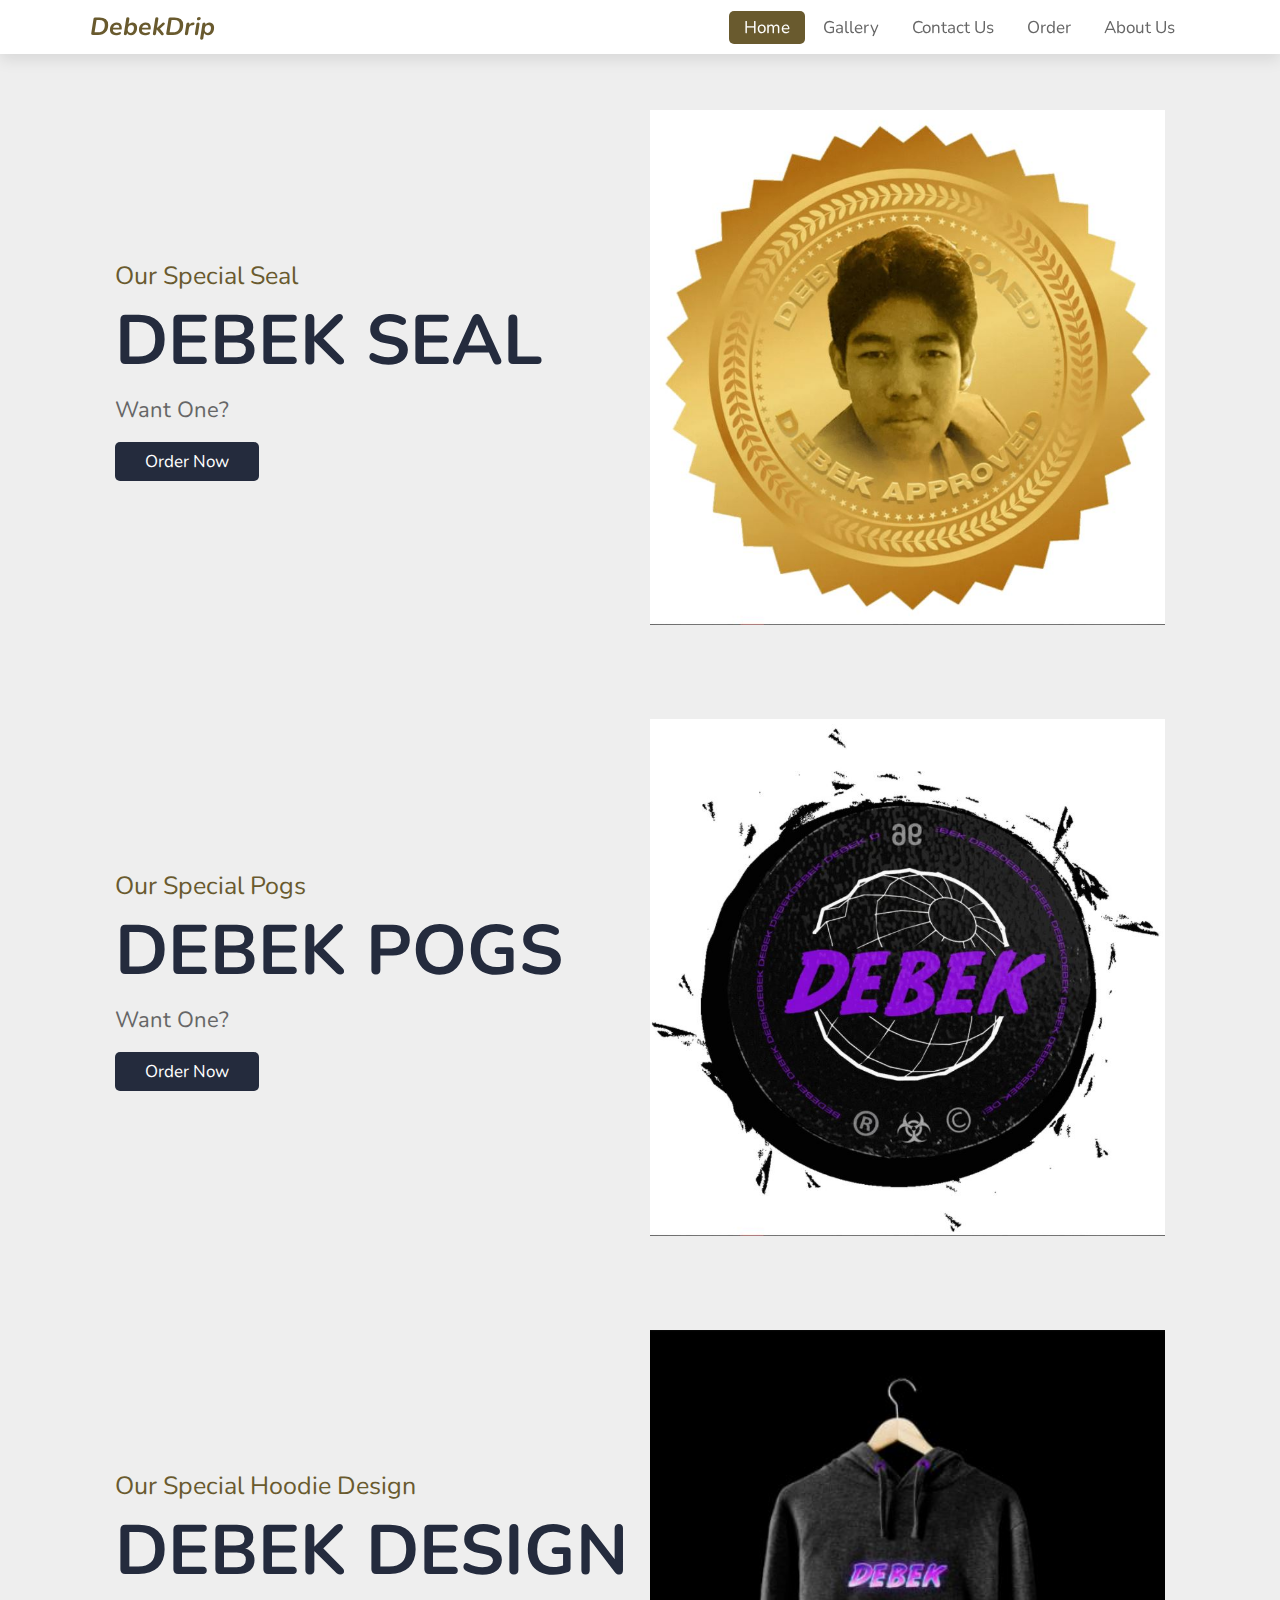
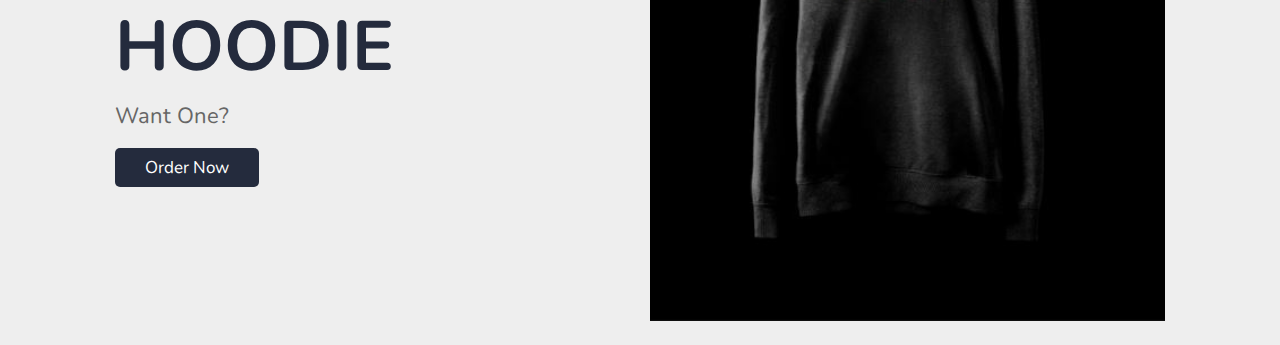
<file: index.html>
<!DOCTYPE html>
<html lang="en">
<head>
    <title>DEBEKDRIP</title>
    <link rel="stylesheet" href="https://use.fontawesome.com/releases/v5.15.4/css/all.css">
    <link rel="stylesheet" href="style.css">
</head>
<body>
    <header>

    

        <a href="#" class="logo" ><i><p>DebekDrip</p></i></a>

        <nav class="navbar">
            <a class="active"href="Home.html">home</a>
            <a href="Gallery.html">gallery</a>
            <a href="Contactus.html">contact us</a>
            <a href="Order.html">order</a>
            <a href="Aboutus.html">about us</a>
        </nav>

    </header>

  

    <section class="home" id="home">

        <div class="swiper-container home-slider">

            <div class="swiper-wrapper wrapper">

                <div class="swiper-slide slide">
                    <div class="content">
                        <span>our special seal</span>
                        <h3>DEBEK SEAL</h3>
                        <p>Want One?</p>
                        <a href="Order.html" class="btn">order now</a>
                    </div>
                    <div class="image">
                        <img src="images/depekapproved.JPG" alt="">
                    </div>
                </div>

                <div class="swiper-slide slide">
                    <div class="content">
                        <span>our special pogs</span>
                        <h3>DEBEK POGS</h3>
                        <p>Want One?</p>
                        <a href="Order.html" class="btn">order now</a>
                    </div>
                    <div class="image">
                        <img src="images/pogdebek.JPG" alt="">
                    </div>
                </div>

                <div class="swiper-slide slide">
                    <div class="content">
                        <span>our special hoodie design</span>
                        <h3>DEBEK DESIGN HOODIE</h3>
                        <p>Want One?</p>
                        <a href="Order.html" class="btn">order now</a>
                    </div>
                    <div class="image">
                        <img src="images/debekhoodie.JPG" alt="">
                    </div>
                </div>

            </div>

            <div class="swiper-pagination"></div>

        </div>

    </section>
</body>
</html>
</file>
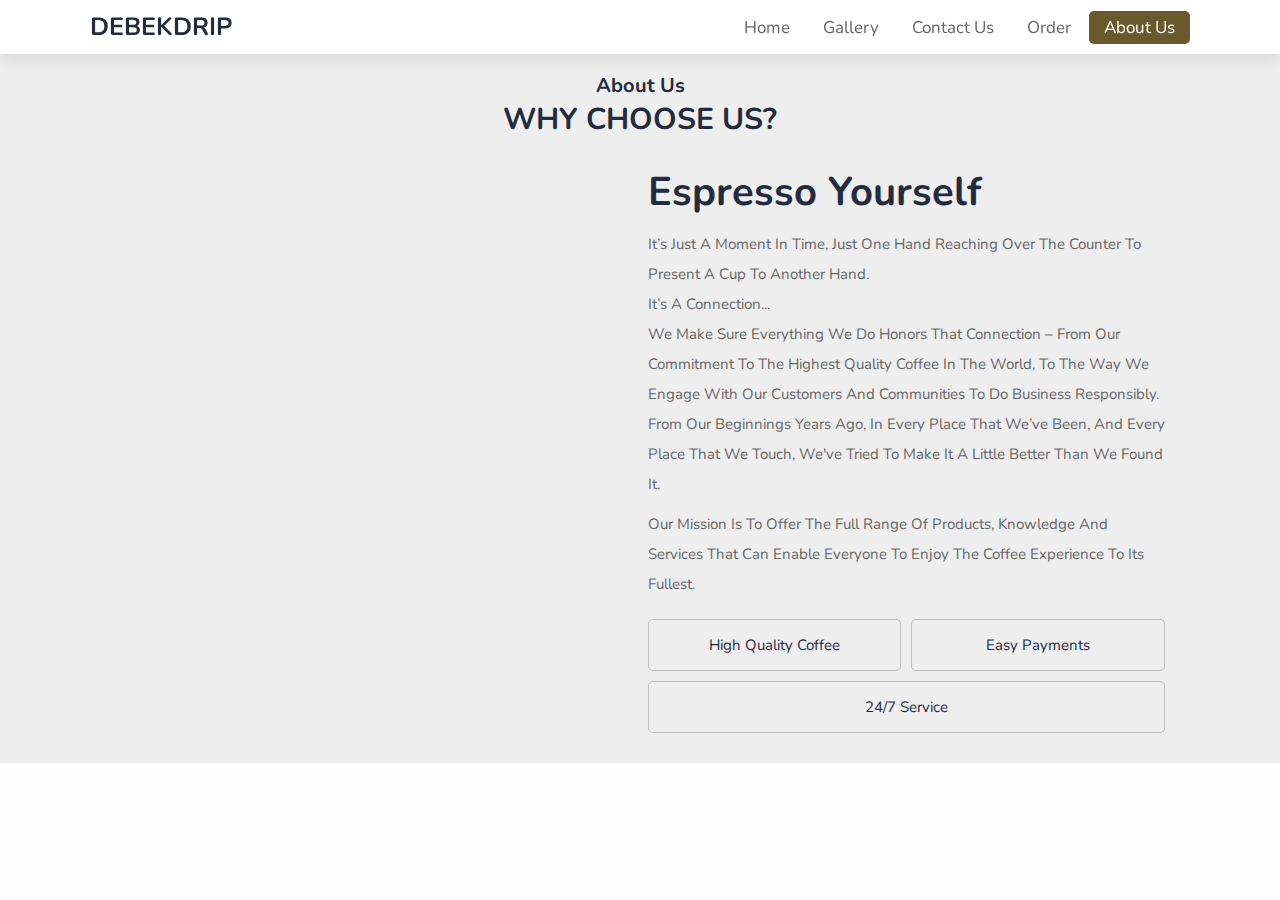
<file: Aboutus.html>
<!DOCTYPE html>
<html lang="en">
<head>
    <title>DEBEKDRIP</title>
    <link rel="stylesheet" href="https://use.fontawesome.com/releases/v5.15.4/css/all.css">
    <link rel="stylesheet" href="style.css">
</head>
<body>
    <header>

        <a href="#" class="logo">DEBEKDRIP</a>
    
        <nav class="navbar">
            <a href="Home.html">home</a>
            <a href="Gallery.html">gallery</a>
            <a href="Contactus.html">contact us</a>
            <a href="Order.html">order</a>
            <a class="active"href="Aboutus.html">about us</a>
        </nav>
    
    </header>

    <section class="about" id="about"> 

        <br><br><br><h3 class="sub-heading"> about us </h3> 
    
        <h1 class="heading"> why choose us? </h1> 
 
        <div class="row"> 

            <div class="image">

            </div> 

            <div class="content"> 
    
                <h3>espresso yourself</h3> 
    
                <p>It’s just a moment in time, just one hand reaching over the counter to present a cup to another hand.<br>  

                it’s a connection...<br>  
                We make sure everything we do honors that connection – from our commitment to the highest quality coffee in the world, to the way we engage with our customers and communities to do business responsibly.<br>  

                From our beginnings years ago, in every place that we’ve been, and every place that we touch, we've tried to make it a little better than we found it.<br>  

                <p>Our mission is to offer the full range of products, knowledge and services that can enable everyone to enjoy the coffee experience to its fullest.</p>
                <div class="icons-container"> 
    
                    <div class="icons"> 
                        <span>high quality coffee</span> 
                    </div> 
                    <div class="icons">
                        <span>easy payments</span> 
                    </div> 
                    <div class="icons"> 
                        <span>24/7 service</span> 
                    </div> 
                </div> 
            </div> 
        </div> 
    </section> 

 
</body>
</html>
</file>
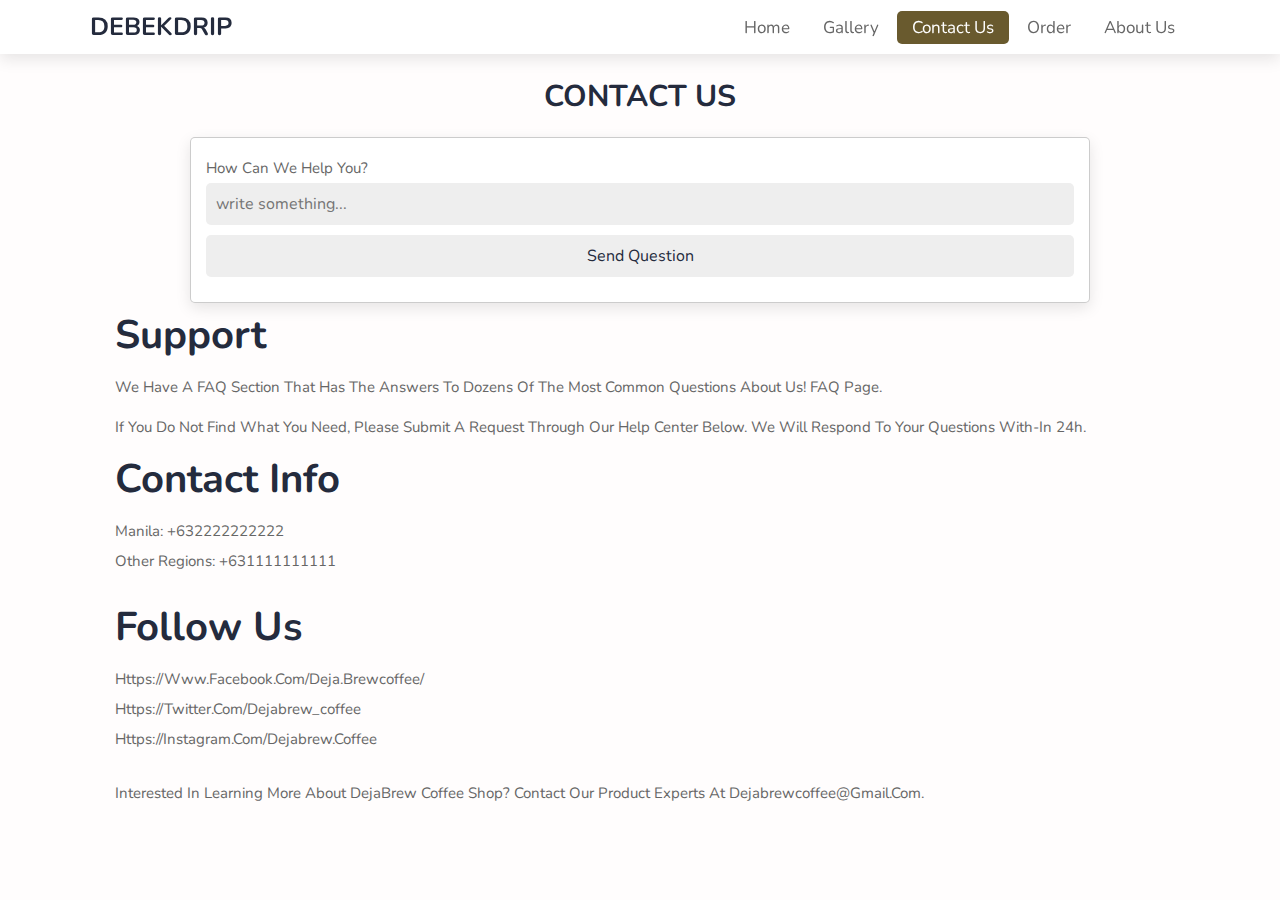
<file: Contactus.html>
<!DOCTYPE html>
<html lang="en">
<head>
    <title>DEBEKDRIP</title>
    <link rel="stylesheet" href="https://use.fontawesome.com/releases/v5.15.4/css/all.css">
    <link rel="stylesheet" href="style.css">
</head>
<head2>
    <script type="text/javascript">
        function getQuest(text1){
            var questions = document.getElementById(text1).value;

            if
            (document.getElementById(text1).value=="")
            alert("Please input your question");
            else {
                document.write("<center>THANKYOU WE HAVE RECEIVED YOUR QUESTION!");
            }
        }
        
    </script>
</head2>
<body>
    <header>

        <a href="#" class="logo">DEBEKDRIP</a>
    
        <nav class="navbar">
            <a href="Home.html">home</a>
            <a href="Gallery.html">gallery</a>
            <a class="active"href="Contactus.html">contact us</a>
            <a href="Order.html">order</a>
            <a href="Aboutus.html">about us</a>
        </nav>
    
    </header>

    <section class="contact" id="contact"> 

            <br><br><br><br> 

        <h1 class="heading"> contact us </h1> 


        <div class="row"> 

             <div class="image"> 

            <div class="content">
                
                <form action="">
                    <div class="inputBox">
                        <div class="input">
                            <span>How can we help you? </span>
                            <input type="text" placeholder="write something..." id="urname" required>
                            <input type="submit" value="Send Question" class="btn2" onclick="getQuest('urname')"> 
                        </div>
                    </div> 
                </form>

                <h3>support</h3> 

                <p> We have a FAQ section that has the answers to dozens of the most common questions about us! FAQ Page. </p> 

                <p> If you do not find what you need, please submit a request through our help center below. We will respond to your questions with-in 24h.</p> 
                <h3>contact info</h3> 

                <p>Manila: +632222222222<br> 

                   Other Regions: +631111111111</p> 

                <br> 

                <h3>follow us</h3> 

                <p>https://www.facebook.com/deja.brewcoffee/<br> 

                   https://twitter.com/dejabrew_coffee<br> 

                   https://instagram.com/dejabrew.coffee</p><br> 

                <p>Interested in learning more about DejaBrew Coffee Shop? Contact our product experts at dejabrewcoffee@gmail.com.</p> 

            </div> 

        </div> 

    </section> 
 



</body>
</html>
</file>
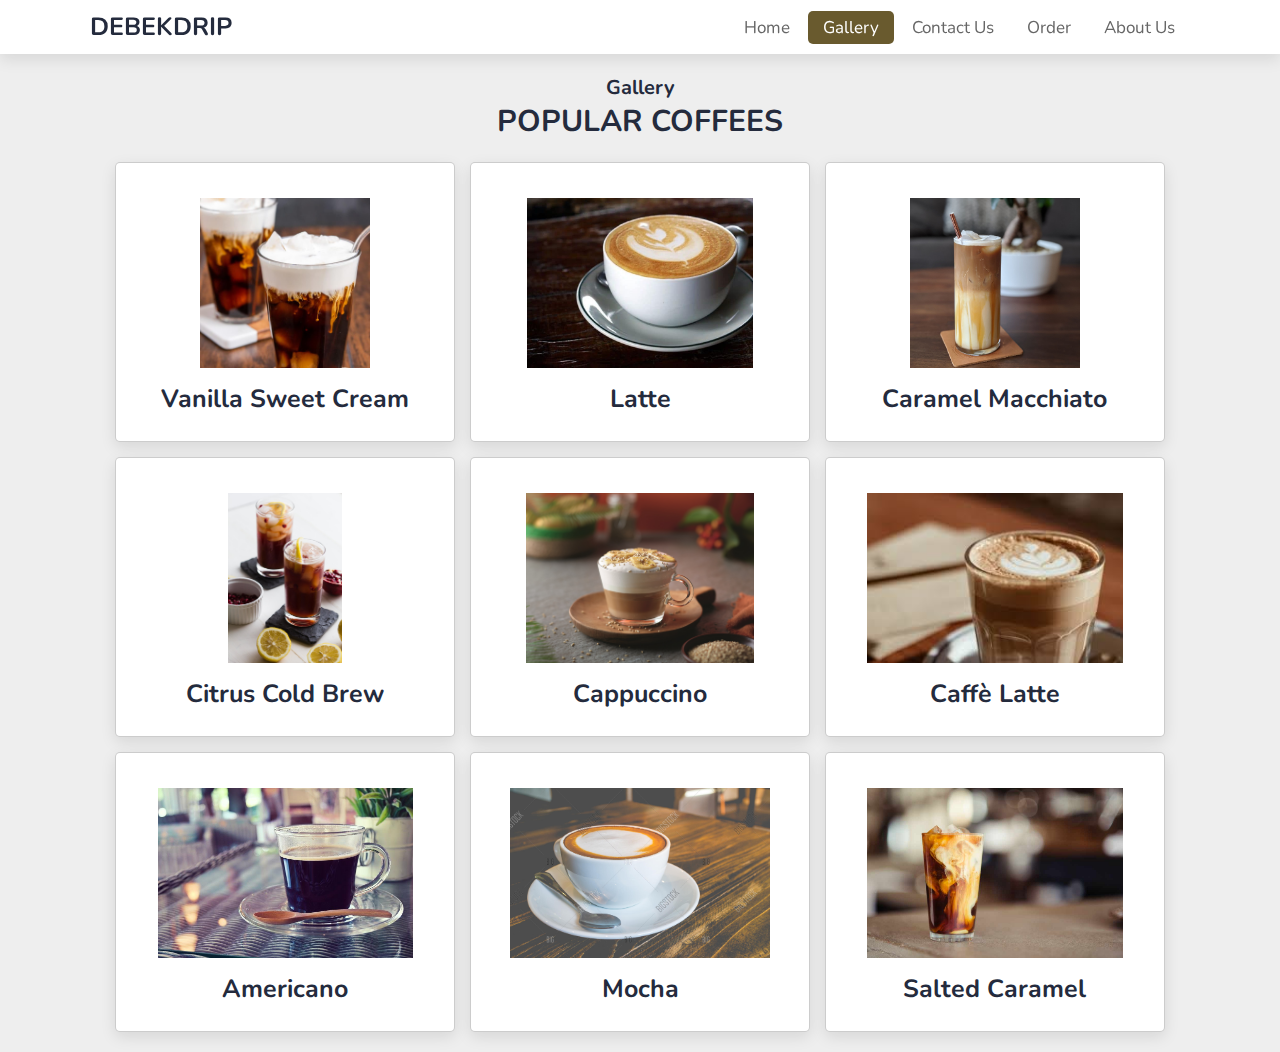
<file: Gallery.html>
<!DOCTYPE html>
<html lang="en">
<head>
    <title>DEBEKDRIP</title>
    <link rel="stylesheet" href="https://use.fontawesome.com/releases/v5.15.4/css/all.css">
    <link rel="stylesheet" href="style.css">
</head>
<body>
    <header>

        <a href="#" class="logo">DEBEKDRIP</a>

        <nav class="navbar">
            <a href="Home.html">home</a>
            <a class="active"href="Gallery.html">gallery</a>
            <a href="Contactus.html">contact us</a>
            <a href="Order.html">order</a>
            <a href="Aboutus.html">about us</a>
        </nav>

    </header>
    <br>
    <br>
    <br>
    <br>

    <section class="dishes" id="dishes">

        <h3 class="sub-heading"> Gallery </h3>
        <h1 class="heading"> popular coffees </h1>

        <div class="box-container">

            <div class="box">
                <img src="images/vanilla.jpeg" alt="">
                <h3>Vanilla Sweet Cream</h3>
  
            </div>

            <div class="box">
                <img src="images/latte.jpeg" alt="">
                <h3>Latte</h3>

            </div>

            <div class="box">
                <img src="images/caramel.jpeg" alt="">
                <h3>Caramel Macchiato</h3>
          
            </div>

            <div class="box">
                <img src="images/citrus.jpeg" alt="">
                <h3>Citrus Cold Brew</h3>
       
            </div>

            <div class="box">
                <img src="images/cappuccino.jpeg" alt="">
                <h3>Cappuccino</h3>
     
            </div>

            <div class="box">
                <img src="images/caffe.jpeg" alt="">
                <h3>Caffè Latte</h3>
     
            </div>

            <div class="box">
                <img src="images/americano.jpeg" alt="">
                <h3>Americano</h3>
        
            </div>

            <div class="box">
                <img src="images/mocha.jpeg" alt="">
                <h3>Mocha</h3>
  
            </div>

            <div class="box">
                <img src="images/salted.jpeg" alt="">
                <h3>Salted Caramel</h3>
    
            </div>

        </div>

    </section>

</body>
</html>
</file>
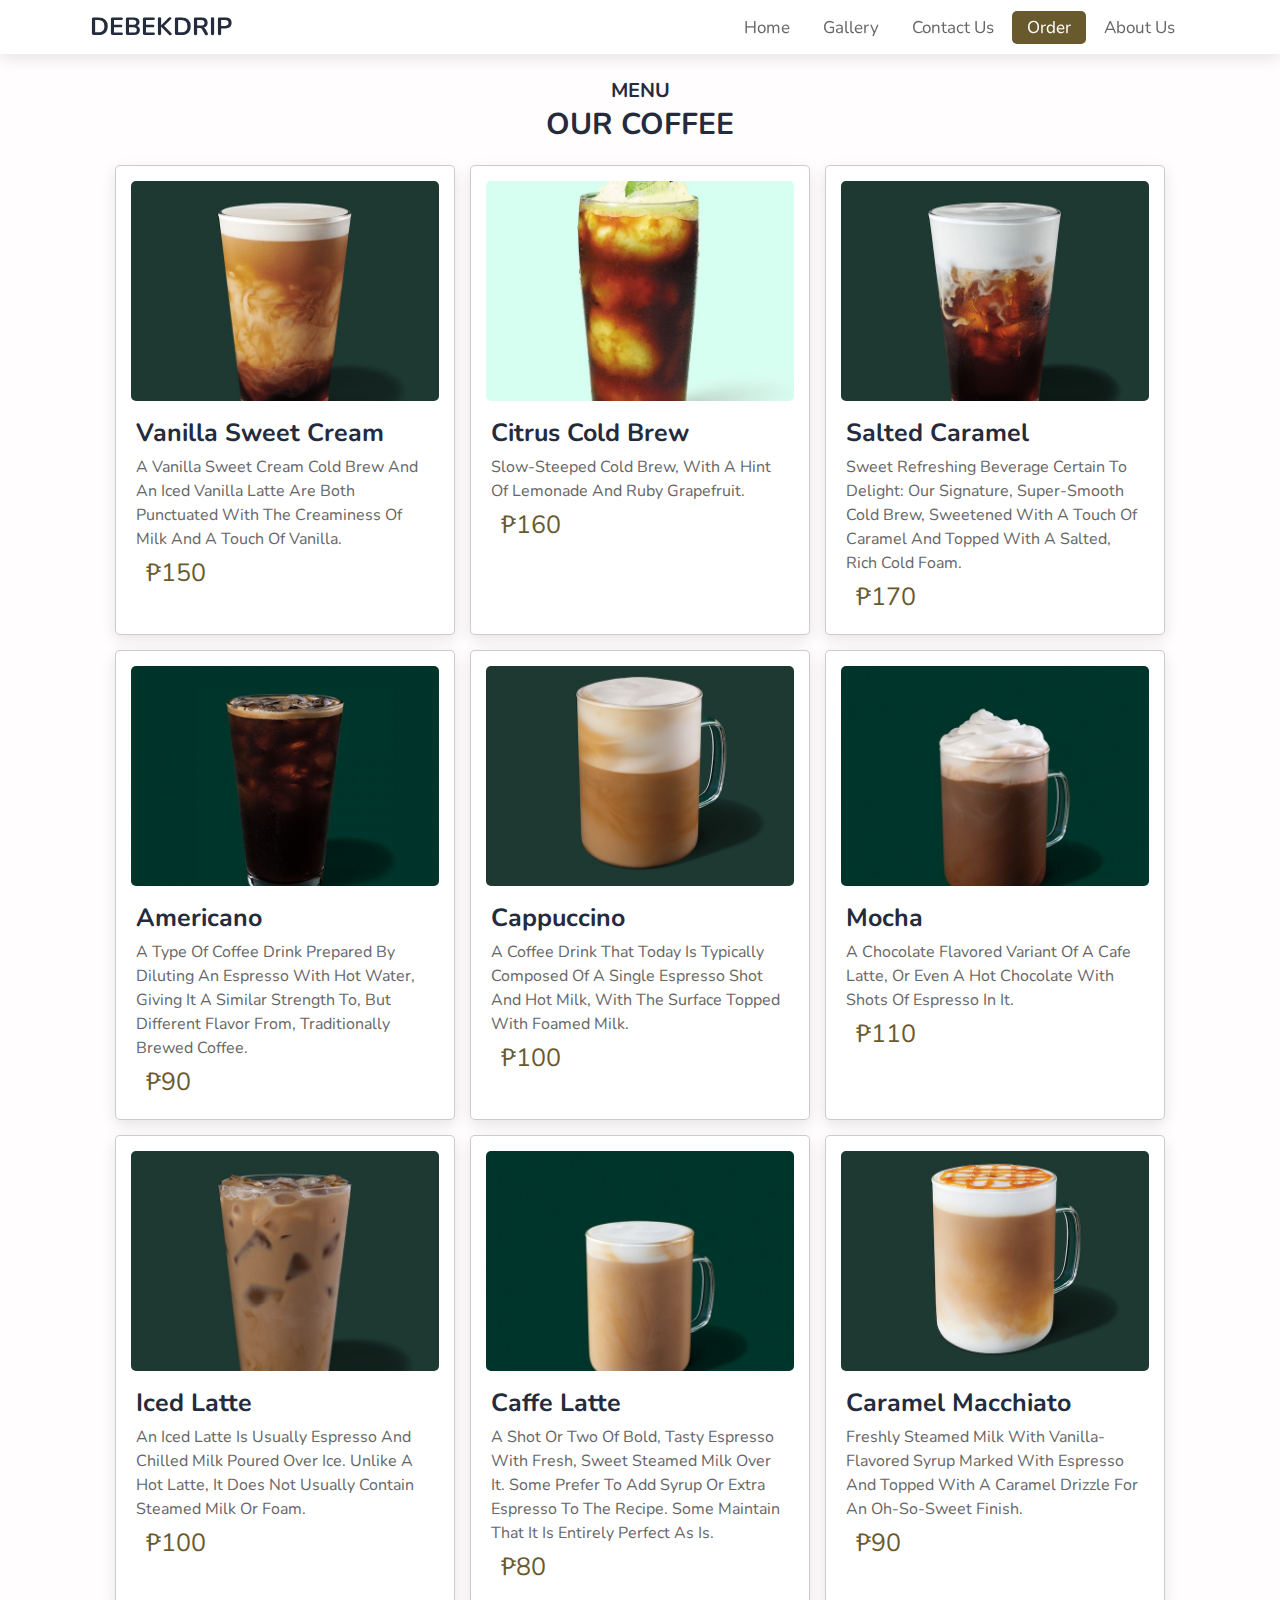
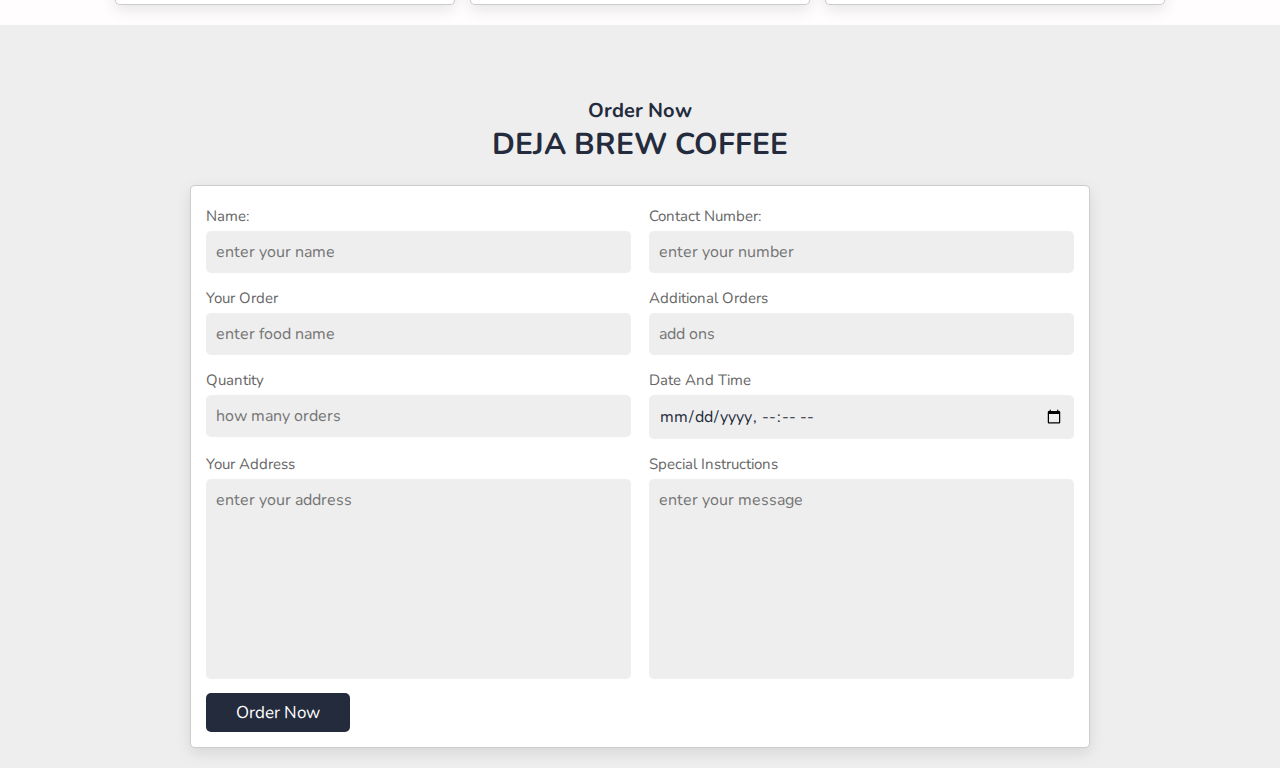
<file: Order.html>
<!DOCTYPE html>
<html lang="en">
<head>
    <title>DEBEKDRIP</title>
    <link rel="stylesheet" href="https://use.fontawesome.com/releases/v5.15.4/css/all.css">
    <link rel="stylesheet" href="style.css">
</head>
<head2>
    <script type="text/javascript">
		function getOrder(text1, text2, text3, text4, text5, text6, text7, text8) {
			var name = document.getElementById(text1).value;
            var number = document.getElementById(text2).value;
            var order = document.getElementById(text3).value;
            var additional = document.getElementById(text4).value;
            var price = document.getElementById(text5).value;
            var date = document.getElementById(text6).value;
            var address = document.getElementById(text7).value;
            var message = document.getElementById(text8).value;
            var linebreak = "<br />";
            //variables of coffee here

            if
            (document.getElementById(text1).value=="")
            alert("Please input a Name");
            if
            (document.getElementById(text2).value=="")
            alert("Please input a 11 digit number");
            if
            (document.getElementById(text3).value=="")
            alert("Please input your order");
            if
            (document.getElementById(text4).value=="")
            alert("Please input N/A if you dont want anything more");
            if
            (document.getElementById(text5).value=="")
            alert("Please input numbers of order");
            if
            (document.getElementById(text6).value=="")
            alert("Please input a date and time");
            if
            (document.getElementById(text7).value=="")
            alert("Please input your address");
            if
            (document.getElementById(text8).value=="")
            alert("Please input N/A if you dont have special instructions");
            else{
                document.write("<center>OFFICIAL INFORMATION OF CUSTOMER");
                    document.write(linebreak);
                    document.write(linebreak);
                document.write("<center>Customer Name : " + name);
                    document.write(linebreak);
                document.write("<center>Customer Number : " + number);
                    document.write(linebreak);
                document.write("<center>Customer Order : " + order);
                    document.write(linebreak);
                document.write("<center>Customer additional orders: " + additional);
                    document.write(linebreak);
                document.write("<center>Customer price : " + price);
                    document.write(linebreak);
                document.write("<center>Delivery date : " + date);
                    document.write(linebreak);
                document.write("<center>Customer address : " + address);
                    document.write(linebreak);
                document.write("<center>Customer message : " + message);
                    
            }
        
        }		
    </script>
</head2>
<body>
    <header>
        <a href="#" class="logo">DEBEKDRIP</a>
    
        <nav class="navbar">
            <a href="Home.html">home</a>
            <a href="Gallery.html">gallery</a>
            <a href="Contactus.html">contact us</a>
            <a class="active"href="Order.html">order</a>
            <a href="Aboutus.html">about us</a>
        </nav>
    </header>
    
    <br>
    <br>
    <br>
    <br>
    
    <section class="menu" id="menu">

        <h3 class="sub-heading"> MENU </h3>
        <h1 class="heading"> Our coffee </h1>
    
        <div class="box-container">
    
            <div class="box">
                <div class="image">
                    <img src="images/vanilla.jpg" alt="">
                </div>
                <div class="content">
                  
                    <h3>Vanilla Sweet Cream</h3>
                    <p>A Vanilla Sweet Cream Cold Brew and an Iced Vanilla Latte are both punctuated with the creaminess of milk and a touch of vanilla.</p>
                    <span class="price">₱150</span>
                </div>
            </div>
    
            <div class="box">
                <div class="image">
                    <img src="images/citrus.jpg" alt="">
                </div>
                <div class="content">
                  
                    <h3>Citrus Cold Brew</h3>
                    <p>slow-steeped cold brew, with a hint of lemonade and ruby grapefruit.</p>
                    <span class="price">₱160</span>
                </div>
            </div>
    
            <div class="box">
                <div class="image">
                    <img src="images/salted.jpg" alt="">
                </div>
                <div class="content">
                   
                    <h3>Salted Caramel</h3>
                    <p>sweet refreshing beverage certain to delight: our signature, super-smooth cold brew, sweetened with a touch of caramel and topped with a salted, rich cold foam.</p>
                    <span class="price">₱170</span>
                </div>
            </div>
    
            <div class="box">
                <div class="image">
                    <img src="images/american.jpg" alt="">
                </div>
                <div class="content">
                   
                    <h3>Americano</h3>
                    <p>A type of coffee drink prepared by diluting an espresso with hot water, giving it a similar strength to, but different flavor from, traditionally brewed coffee.</p>
                    <span class="price">₱90</span>
                </div>
            </div>
    
            <div class="box">
                <div class="image">
                    <img src="images/cappp.jpg" alt="">
                </div>
                <div class="content">
                    
                    <h3>Cappuccino</h3>
                    <p>A coffee drink that today is typically composed of a single espresso shot and hot milk, with the surface topped with foamed milk.</p>
                    <span class="price">₱100</span>
                </div>
            </div>
    
            <div class="box">
                <div class="image">
                    <img src="images/mocha.jpg "alt="">
                </div>
                <div class="content">
                   
                    <h3>Mocha</h3>
                    <p>A chocolate flavored variant of a cafe latte, or even a hot chocolate with shots of espresso in it.</p>
                    <span class="price">₱110</span>
                </div>
            </div>
    
            <div class="box">
                <div class="image">
                    <img src="images/icedlatte.jpg" alt="">
                </div>
                <div class="content">
                  
                    <h3>Iced Latte</h3>
                    <p>An iced latte is usually espresso and chilled milk poured over ice. Unlike a hot latte, it does not usually contain steamed milk or foam.</p>
                    <span class="price">₱100</span>
                </div>
            </div>
    
            <div class="box">
                <div class="image">
                    <img src="images/latte.jpg" alt="">
                </div>
                <div class="content">
                  
                    <h3>Caffe Latte</h3>
                    <p>a shot or two of bold, tasty espresso with fresh, sweet steamed milk over it. Some prefer to add syrup or extra espresso to the recipe. Some maintain that it is entirely perfect as is.</p>
                    <span class="price">₱80</span>
                </div>
            </div>
    
            <div class="box">
                <div class="image">
                    <img src="images/caramel.jpg" alt="">
                </div>
                <div class="content">
                    
                    <h3>Caramel Macchiato</h3>
                    <p>Freshly steamed milk with vanilla-flavored syrup marked with espresso and topped with a caramel drizzle for an oh-so-sweet finish.</p>
                    <span class="price">₱90</span>
                </div>
            </div>
    
        </div>
    
    </section>

    <section class="order" id="order">

        <br>
        <br>
        <br>
        <h3 class="sub-heading"> order now </h3>
        <h1 class="heading"> DEJA BREW COFFEE </h1>
    
        <form action="">
    
            <div class="inputBox">
                <div class="input">
                    <span>Name: </span>
                    <input type="text" placeholder="enter your name" id="urname" required>
                </div>
                <div class="input">
                    <span>Contact Number: </span> 
                    <input type="tel" placeholder="enter your number" id="urnum" required>
                </div>
            </div>
            <div class="inputBox">
                <div class="input">
                    <span>your order</span>
                    <input type="text" placeholder="enter food name" id="urorder" required>
                </div>
                <div class="input">
                    <span>additional orders</span>
                    <input type="test" placeholder="add ons" id="addnl" required>
                </div>
            </div>
            <div class="inputBox">
                <div class="input">
                    <span>Quantity</span>
                    <input type="number" placeholder="how many orders" id="hm" required>
                </div>
                <div class="input">
                    <span>date and time</span>
                    <input type="datetime-local" id="date">
                </div>
            </div>
            <div class="inputBox">
                <div class="input">
                    <span>your address</span>
                    <textarea name="" placeholder="enter your address" id="address" cols="30" rows="10" required></textarea>
                </div>
                <div class="input">
                    <span>Special Instructions</span>
                    <textarea name="" placeholder="enter your message" id="message" cols="30" rows="10" required></textarea>
                </div>
            </div>
    
            <input type="submit" value="order now" class="btn" onclick="getOrder('urname','urnum','urorder','addnl','hm','date','address','message')">
    
        </form>
    
    </section>
</body>
</html>
</file>
<file: style.css>
@import url('https://fonts.googleapis.com/css2?family=Nunito:wght@200;300;400;600;700&display=swap');
:root{
  --green:#695a2e;
  --black:#242b3d;
  --light-color:#666;
  --box-shadow:0 .5rem 1.5rem rgba(0,0,0,.1);
}
*
{
  font-family: 'Nunito', sans-serif;
  margin:0; padding:0;
  box-sizing: border-box;
  text-decoration: none;
  outline: none; border:none;
  text-transform: capitalize;
  transition: all .2s linear;
  }
  html{
    font-size: 62.5%;
    overflow-x: hidden;
    scroll-padding-top: 5.5rem;
    scroll-behavior: smooth;
 
  }
  section{
    padding:2rem 9%;
    
}
section:nth-child(even){
  background:#eee;
}
.sub-heading{
  text-align: center;
  color:var(--black);
  font-size: 2rem;
  padding-top: 1rem;
 
}
.heading{
  text-align: center;
  color:var(--black);
  font-size: 3rem;
  padding-bottom: 2rem;
  text-transform: uppercase;
}
.btn{
  margin-top: 1rem;
  display: inline-block;
  font-size: 1.7rem;
  color:#fff;
  background: var(--black);
  border-radius: .5rem;
  cursor: pointer;
  padding:.8rem 3rem;

}

.btn:hover{
  background: var(--green);
  letter-spacing: .1rem;
  
}
header{
  position: fixed;
  top:0; left: 0; right:0;
  background: #fff;
  padding:1rem 7%;
  display: flex;
  align-items: center;
  justify-content: space-between;
  z-index: 1000;
  box-shadow: var(--box-shadow);
  
}

header .logo{
  color:var(--black);
  font-size: 2.5rem;
  font-weight: bolder;
}

header .logo i{
  color:var(--green);
}
header .logo img{
 position: absolute;
 margin-top: 15px;
 margin-left: 1opx;
}

header .navbar a{
  font-size: 1.7rem;
  border-radius: .5rem;
  padding:.5rem 1.5rem;
  color:var(--light-color);
  
}

header .navbar a.active,
header .navbar a:hover{
  color:#fff;
  background: var(--green);
}

header .icons i,
header .icons a{
  cursor: pointer;
  margin-left: .5rem;
  height:4.5rem;
  line-height: 4.5rem;
  width:4.5rem;
  text-align: center;
  font-size: 1.7rem;
  color:var(--black);
  border-radius: 50%;
  background: #eee;
}

header .icons i:hover,
header .icons a:hover{
  color:#fff;
  background: var(--green);
  transform: rotate(360deg);
}

header .icons #menu-bars{
  display: none;
}

  body
  {
    background-color: rgb(255, 253, 253);
    font-family: sans-serif;
  }
  .table
  {
    height: 600px;
    width: 500px;
    background-color: rgb(58, 55, 55);
    box-shadow: 0 0 20px 0 #999;
    top: 50%;
    left: 50%;
    transform: translate(-50%, -50%);
    position: absolute ;
    
  }


.order form{
    max-width:90rem;
    border-radius: .5rem;
    box-shadow: var(--box-shadow);
    border:.1rem solid rgba(0,0,0,.2);
    background:#fff;
    padding:1.5rem;
    margin:0 auto;
}

.order form .inputBox{
    display: flex;
    flex-wrap: wrap;
    justify-content: space-between;
}

.order form .inputBox .input{
    width:49%;
}

.order form .inputBox .input span{
    display:block;
    padding:.5rem 0;
    font-size: 1.5rem;
    color:var(--light-color);
}

.order form .inputBox .input input,
.order form .inputBox .input textarea{
    background:#eee;
    border-radius: .5rem;
    padding:1rem;
    font-size: 1.6rem;
    color:var(--black);
    text-transform: none;
    margin-bottom: 1rem;
    width:100%;
}

.order form .inputBox .input input:focus,
.order form .inputBox .input textarea:focus{
    border:.1rem solid var(--green);
}

.order form .inputBox .input textarea{
    height:20rem;
    resize: none;
}

.order form .btn{
    margin-top: 0;
}
.menu .box-container{
  display: grid;
  grid-template-columns: repeat(auto-fit, minmax(30rem, 1fr));
  gap:1.5rem;
}

.menu .box-container .box{
  background: #fff;
  border:.1rem solid rgba(0,0,0,.2);
  border-radius: .5rem;
  box-shadow: var(--box-shadow);
}

.menu .box-container .box .image{
  height: 25rem;
  width: 100%;
  padding:1.5rem;
  overflow: hidden;
  position: relative;
}

.menu .box-container .box .image img{
  height: 100%;
  width: 100%;
  border-radius: .5rem;
  object-fit: cover;
}

.menu .box-container .box .image .fa-heart{
  position: absolute;
  top:2.5rem; right: 2.5rem;
  height: 5rem;
  width: 5rem;
  line-height: 5rem;
  text-align: center;
  font-size: 2rem;
  background: #fff;
  border-radius: 50%;
  color:var(--black);

}

.menu .box-container .box .content{
  padding:2rem;
  padding-top: 0;
}

.menu .box-container .box .content h3{
  color:var(--black);
  font-size: 2.5rem;
}

.menu .box-container .box .content p{
  color:var(--light-color);
  font-size: 1.6rem;
  padding:.5rem 0;
  line-height: 1.5;
}

.menu .box-container .box .content .price{
  color:var(--green);
  margin-left: 1rem;
  font-size: 2.5rem;
}
.home .home-slider .slide{
    display: flex;
    align-items: center;
    flex-wrap: wrap;
    gap:2rem;
    padding-top: 9rem;
    
}

.home .home-slider .slide .content{
    flex:1 1 45rem;
}

.home .home-slider .slide .image{
    flex:1 1 45rem;
}

.home .home-slider .slide .image img{
    width: 100%;
}

.home .home-slider .slide .content span{
    color:var(--green);
    font-size: 2.5rem;
}

.home .home-slider .slide .content h3{
    color:var(--black);
    font-size: 7rem;
}

.home .home-slider .slide .content p{
    color:var(--light-color);
    font-size: 2.2rem;
    padding:.5rem 0;
    line-height: 1.5;
}

.swiper-pagination-bullet-active{
    background:var(--green);
}

.dishes .box-container{
    display: grid;
    grid-template-columns: repeat(auto-fit, minmax(28rem, 1fr));
    gap:1.5rem;
}

.dishes .box-container .box{
    padding:2.5rem;
    background:#fff;
    border-radius: .5rem;
    border:.1rem solid rgba(0,0,0,.2);
    box-shadow: var(--box-shadow);
    position: relative;
    overflow: hidden;
    text-align: center;
}

.dishes .box-container .box .fa-heart,
.dishes .box-container .box .fa-eye{
    position: absolute;
    top:1.5rem;
    background:#eee;
    border-radius: 50%;
    height: 5rem;
    width:5rem;
    line-height: 5rem;
    font-size: 2rem;
    color:var(--black);
}

.dishes .box-container .box .fa-heart:hover,
.dishes .box-container .box .fa-eye:hover{
    background: var(--green);
    color:#fff;
}

.dishes .box-container .box .fa-heart{
    right:-15rem;
}

.dishes .box-container .box .fa-eye{
    left:-15rem;
}

.dishes .box-container .box:hover .fa-heart{
    right:1.5rem;
}

.dishes .box-container .box:hover .fa-eye{
    left:1.5rem;
}

.dishes .box-container .box img{
    height:17rem;
    margin:1rem 0;
}

.dishes .box-container .box h3{
    color:var(--black);
    font-size: 2.5rem;
}

.dishes .box-container .box .stars{
    padding:1rem 0;
}

.dishes .box-container .box .stars i{
    font-size: 1.7rem;
    color:var(--green);
}

.dishes .box-container .box span{
    color:var(--green);
    font-weight: bolder;
    margin-right: 1rem;
    font-size: 2.5rem;
}

.about .row{
  display: flex;
  flex-wrap: wrap;
  gap:1.5rem;
  align-items: center;
}

.about .row .image{
  flex:1 1 45rem;
}

.about .row .image img{ 
  width: 100%;
}

.about .row .content{
  flex:1 1 45rem;
}

.about .row .content h3{
  color:var(--black);
  font-size: 4rem;
  padding:.5rem 0;
}

.about .row .content p{
  color:var(--light-color);
  font-size: 1.5rem;
  padding:.5rem 0;
  line-height: 2;
}

.about .row .content .icons-container{
  display: flex;
  gap:1rem;
  flex-wrap: wrap;
  padding:1rem 0;
  margin-top: .5rem;
}

.about .row .content .icons-container .icons{
  background:#eee;
  border-radius: .5rem;
  border:.1rem solid rgba(0,0,0,.2);
  display: flex;
  align-items: center;
  justify-content: center;
  gap:1rem;
  flex:1 1 17rem;
  padding:1.5rem 1rem;
}

.about .row .content .icons-container .icons i{
  font-size: 2.5rem;
  color:var(--green);
}

.about .row .content .icons-container .icons span{
  font-size: 1.5rem;
  color:var(--black);
}

.contact .row{
  display: flex;
  flex-wrap: wrap;
  gap:1.5rem;
  align-items: center;
}

.contact .row .image{
  flex:1 1 45rem;
}

.contact .row .image img{ 
  width: 100%;
}

.contact .row .content{
  flex:1 1 45rem;
}

.contact .row .content h3{
  color:var(--black);
  font-size: 4rem;
  padding:.5rem 0;
}

.contact .row .content p{
  color:var(--light-color);
  font-size: 1.5rem;
  padding:.5rem 0;
  line-height: 2;
}

.contact .row .content .icons-container{
  display: flex;
  gap:1rem;
  flex-wrap: wrap;
  padding:1rem 0;
  margin-top: .5rem;
}

.contact .row .content .icons-container .icons{
  background:#eee;
  border-radius: .5rem;
  border:.1rem solid rgba(0,0,0,.2);
  display: flex;
  align-items: center;
  justify-content: center;
  gap:1rem;
  flex:1 1 17rem;
  padding:1.5rem 1rem;
}

.contact .row .content .icons-container .icons i{
  font-size: 2.5rem;
  color:var(--green);
}

.contact .row .content .icons-container .icons span{
  font-size: 1.5rem;
  color:var(--black);
}

.contact form{
  max-width:90rem;
  border-radius: .5rem;
  box-shadow: var(--box-shadow);
  border:.1rem solid rgba(0,0,0,.2);
  background:#fff;
  padding:1.5rem;
  margin:0 auto;
}

.contact form .inputBox{
  display: flex;
  flex-wrap: wrap;
  justify-content: space-between;
}

.contact form .inputBox .input{
  width:100%;
}

.contact form .inputBox .input span{
  display:block;
  padding:.5rem 0;
  font-size: 1.5rem;
  color:var(--light-color);
}

.contact form .inputBox .input input,
.contact form .inputBox .input textarea{
  background:#eee;
  border-radius: .5rem;
  padding:1rem;
  font-size: 1.6rem;
  color:var(--black);
  text-transform: none;
  margin-bottom: 1rem;
  width:100%;
}

.contact form .inputBox .input input:focus,
.contact form .inputBox .input textarea:focus{
  border:.1rem solid var(--green);
}

.contact form .inputBox .input textarea{
  height:20rem;
  resize: none;
}
</file>
